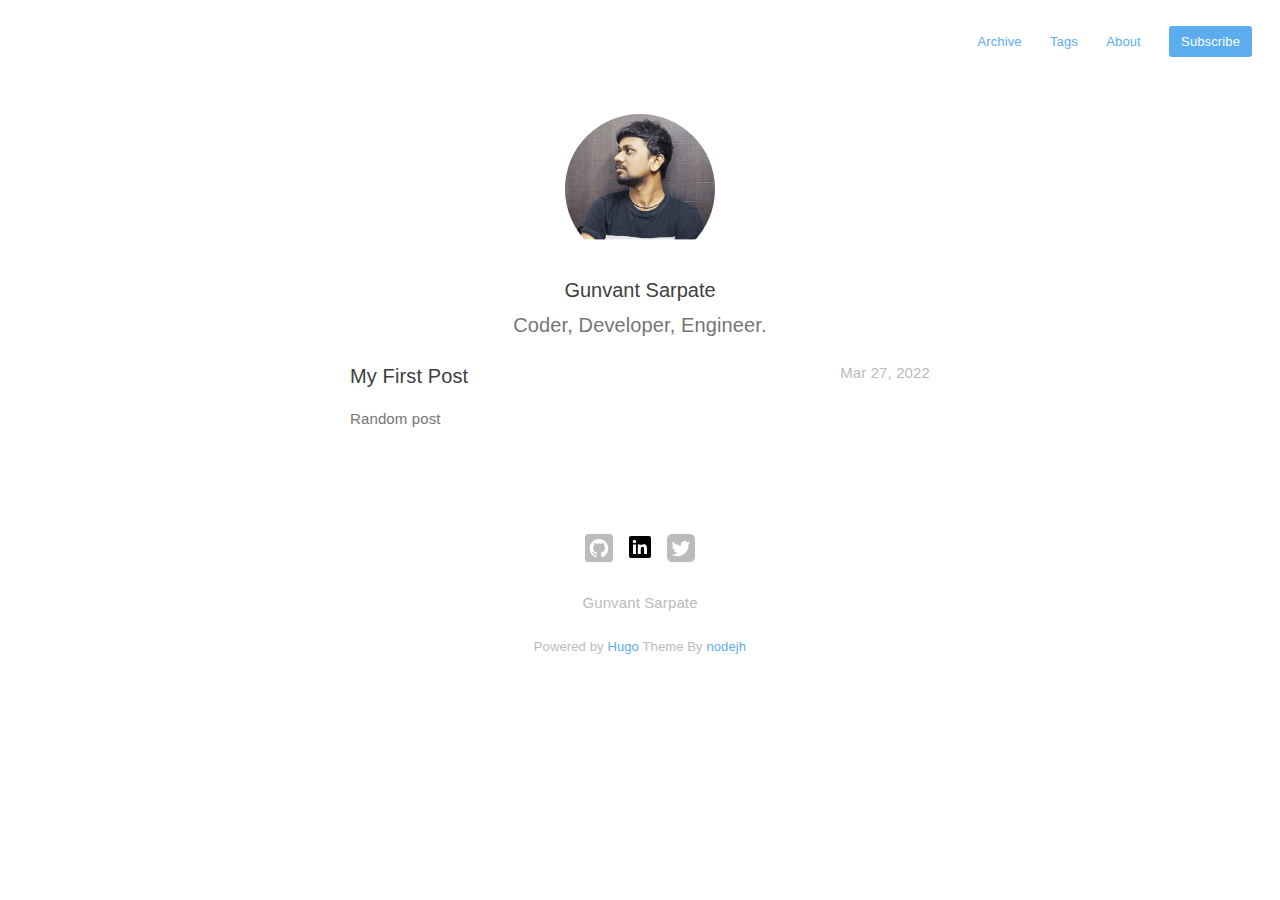
<file: index.html>
<!DOCTYPE html>
<html lang="en-us">
  <head>
    <title>Gunvant Sarpate</title>

    <meta charset="utf-8">
<meta http-equiv="X-UA-Compatible" content="IE=edge,chrome=1">    
<meta name="viewport" content="width=device-width,minimum-scale=1">
<meta name="description" content="random thoughts, lessons, learnings.">
<meta name="generator" content="Hugo 0.95.0" />


  <META NAME="ROBOTS" CONTENT="NOINDEX, NOFOLLOW">


<link rel="stylesheet" href="/css/style.css">


  
    
    <link rel="stylesheet" href="https://gunvant.incss/custom.css">
  

  
    
    <link rel="stylesheet" href="https://example.com/custom.css">
  


<link rel="shortcut icon" href="/images/favicon.ico" type="image/x-icon" />

 
    
<script type="application/javascript">
var doNotTrack = false;
if (!doNotTrack) {
	window.ga=window.ga||function(){(ga.q=ga.q||[]).push(arguments)};ga.l=+new Date;
	ga('create', 'your-google-analytics-id', 'auto');
	
	ga('send', 'pageview');
}
</script>
<script async src='https://www.google-analytics.com/analytics.js'></script>






  
    <link href="/index.xml" rel="alternate" type="application/rss+xml" title="Gunvant Sarpate" />
    <link href="/index.xml" rel="feed" type="application/rss+xml" title="Gunvant Sarpate" />
  


  </head>

  <body>
    <nav class="navigation">
	
	<a href="/posts">Archive</a>
	<a href="/tags">Tags</a>
	<a href="/about">About</a>

	

	
	  <a class="button" href="https://gunvant.in/index.xml">Subscribe</a>
	
</nav>


    <main class="main">
      
<header class="profile">
    
        <a href="/images/avatar.jpg">
          <img class="avatar" alt="avatar" src="/images/avatar.jpg" />
        </a>
    

    <h1>Gunvant Sarpate</h1>
    
    
      <h2>Coder, Developer, Engineer.</h2>
    

    
</header>

<div id="list-page">
    
    
    
        
        
        <section class="item">
          <div>
            <h1 class="title"><a href='/posts/my-first-post/'>My First Post</a></h1>
            <div class ="date">
                <time datetime="2022-03-27 11:59:31 &#43;0530 IST">Mar 27, 2022</time>  
            </div>
          </div>

          
              <div class="summary">Random post</div>
          

        </section>
    

    


</div>

    </main>
    
    <footer id="footer">
    
        <div id="social">


    <a class="symbol" href="https://github.com/gunvantsr" rel="me" target="_blank">
        
        <svg fill="#bbbbbb" width="28" height="28"  viewBox="0 0 72 72" version="1.1" xmlns="http://www.w3.org/2000/svg" xmlns:xlink="http://www.w3.org/1999/xlink">
    
    <title>Github</title>
    <desc>Created with Sketch.</desc>
    <defs></defs>
    <g id="Page-1" stroke="none" stroke-width="1" fill="none" fill-rule="evenodd">
        <g id="Social-Icons---Rounded-Black" transform="translate(-264.000000, -939.000000)">
            <g id="Github" transform="translate(264.000000, 939.000000)">
                <path d="M8,72 L64,72 C68.418278,72 72,68.418278 72,64 L72,8 C72,3.581722 68.418278,-8.11624501e-16 64,0 L8,0 C3.581722,8.11624501e-16 -5.41083001e-16,3.581722 0,8 L0,64 C5.41083001e-16,68.418278 3.581722,72 8,72 Z" id="Rounded" fill="#bbbbbb"></path>
                <path d="M35.9985,13 C22.746,13 12,23.7870921 12,37.096644 C12,47.7406712 18.876,56.7718301 28.4145,59.9584121 C29.6145,60.1797862 30.0525,59.4358488 30.0525,58.7973276 C30.0525,58.2250681 30.0315,56.7100863 30.0195,54.6996482 C23.343,56.1558981 21.9345,51.4693938 21.9345,51.4693938 C20.844,48.6864054 19.2705,47.9454799 19.2705,47.9454799 C17.091,46.4500754 19.4355,46.4801943 19.4355,46.4801943 C21.843,46.6503662 23.1105,48.9634994 23.1105,48.9634994 C25.2525,52.6455377 28.728,51.5823398 30.096,50.9649018 C30.3135,49.4077535 30.9345,48.3460615 31.62,47.7436831 C26.2905,47.1352808 20.688,45.0691228 20.688,35.8361671 C20.688,33.2052792 21.6225,31.0547881 23.1585,29.3696344 C22.911,28.7597262 22.0875,26.3110578 23.3925,22.9934585 C23.3925,22.9934585 25.4085,22.3459017 29.9925,25.4632101 C31.908,24.9285993 33.96,24.6620468 36.0015,24.6515052 C38.04,24.6620468 40.0935,24.9285993 42.0105,25.4632101 C46.5915,22.3459017 48.603,22.9934585 48.603,22.9934585 C49.9125,26.3110578 49.089,28.7597262 48.8415,29.3696344 C50.3805,31.0547881 51.309,33.2052792 51.309,35.8361671 C51.309,45.0917119 45.6975,47.1292571 40.3515,47.7256117 C41.2125,48.4695491 41.9805,49.9393525 41.9805,52.1877301 C41.9805,55.4089489 41.9505,58.0067059 41.9505,58.7973276 C41.9505,59.4418726 42.3825,60.1918338 43.6005,59.9554002 C53.13,56.7627944 60,47.7376593 60,37.096644 C60,23.7870921 49.254,13 35.9985,13" fill="#FFFFFF"></path>
            </g>
        </g>
    </g>
</svg>
    </a>

    <a class="symbol" href="" rel="me" target="_blank">
        
        <svg fill="#000000" xmlns="http://www.w3.org/2000/svg"  viewBox="0 0 30 30" width="30px" height="30px">    <path d="M24,4H6C4.895,4,4,4.895,4,6v18c0,1.105,0.895,2,2,2h18c1.105,0,2-0.895,2-2V6C26,4.895,25.105,4,24,4z M10.954,22h-2.95 v-9.492h2.95V22z M9.449,11.151c-0.951,0-1.72-0.771-1.72-1.72c0-0.949,0.77-1.719,1.72-1.719c0.948,0,1.719,0.771,1.719,1.719 C11.168,10.38,10.397,11.151,9.449,11.151z M22.004,22h-2.948v-4.616c0-1.101-0.02-2.517-1.533-2.517 c-1.535,0-1.771,1.199-1.771,2.437V22h-2.948v-9.492h2.83v1.297h0.04c0.394-0.746,1.356-1.533,2.791-1.533 c2.987,0,3.539,1.966,3.539,4.522V22z"/></svg>
    </a>

    <a class="symbol" href="your-github-link" rel="me" target="_blank">
        
        <svg fill="#bbbbbb" width="28" height="28" version="1.1" id="Capa_1" xmlns="http://www.w3.org/2000/svg" xmlns:xlink="http://www.w3.org/1999/xlink" x="0px" y="0px"
	 width="438.536px" height="438.536px" viewBox="0 0 438.536 438.536" style="enable-background:new 0 0 438.536 438.536;"
	 xml:space="preserve">
<g>
	<path d="M414.41,24.123C398.333,8.042,378.963,0,356.315,0H82.228C59.58,0,40.21,8.042,24.126,24.123
		C8.045,40.207,0.003,59.576,0.003,82.225v274.084c0,22.647,8.042,42.018,24.123,58.102c16.084,16.084,35.454,24.126,58.102,24.126
		h274.084c22.648,0,42.018-8.042,58.095-24.126c16.084-16.084,24.126-35.454,24.126-58.102V82.225
		C438.532,59.576,430.49,40.204,414.41,24.123z M335.471,168.735c0.191,1.713,0.288,4.278,0.288,7.71
		c0,15.989-2.334,32.025-6.995,48.104c-4.661,16.087-11.8,31.504-21.416,46.254c-9.606,14.749-21.074,27.791-34.396,39.115
		c-13.325,11.32-29.311,20.365-47.968,27.117c-18.648,6.762-38.637,10.143-59.953,10.143c-33.116,0-63.76-8.952-91.931-26.836
		c4.568,0.568,9.329,0.855,14.275,0.855c27.6,0,52.439-8.565,74.519-25.7c-12.941-0.185-24.506-4.179-34.688-11.991
		c-10.185-7.803-17.273-17.699-21.271-29.691c4.947,0.76,8.658,1.137,11.132,1.137c4.187,0,9.042-0.76,14.56-2.279
		c-13.894-2.669-25.598-9.562-35.115-20.697c-9.519-11.136-14.277-23.84-14.277-38.114v-0.571
		c10.085,4.755,19.602,7.229,28.549,7.422c-17.321-11.613-25.981-28.265-25.981-49.963c0-10.66,2.758-20.747,8.278-30.264
		c15.035,18.464,33.311,33.213,54.816,44.252c21.507,11.038,44.54,17.227,69.092,18.558c-0.95-3.616-1.427-8.186-1.427-13.704
		c0-16.562,5.853-30.692,17.56-42.399c11.703-11.706,25.837-17.561,42.394-17.561c17.515,0,32.079,6.283,43.688,18.846
		c13.134-2.474,25.892-7.33,38.26-14.56c-4.757,14.652-13.613,25.788-26.55,33.402c12.368-1.716,23.88-4.95,34.537-9.708
		C357.458,149.793,347.462,160.166,335.471,168.735z"/>
</g>
</svg>

    </a>


</div>

    

    <div class="copyright">
    
        Gunvant Sarpate
    
    </div>

    
      <div class="powerby">
        Powered by <a href='http://www.gohugo.io/'>Hugo</a> Theme By <a href='https://https://github.com/nodejh/hugo-theme-mini'>nodejh</a>
      </div>
    
</footer>


    
        
        <script src="https://gunvant.injs/custom.js"></script>
    

    
        
        <script src="https://example.com/custom.js"></script>
    


  </body>
</html>
</file>
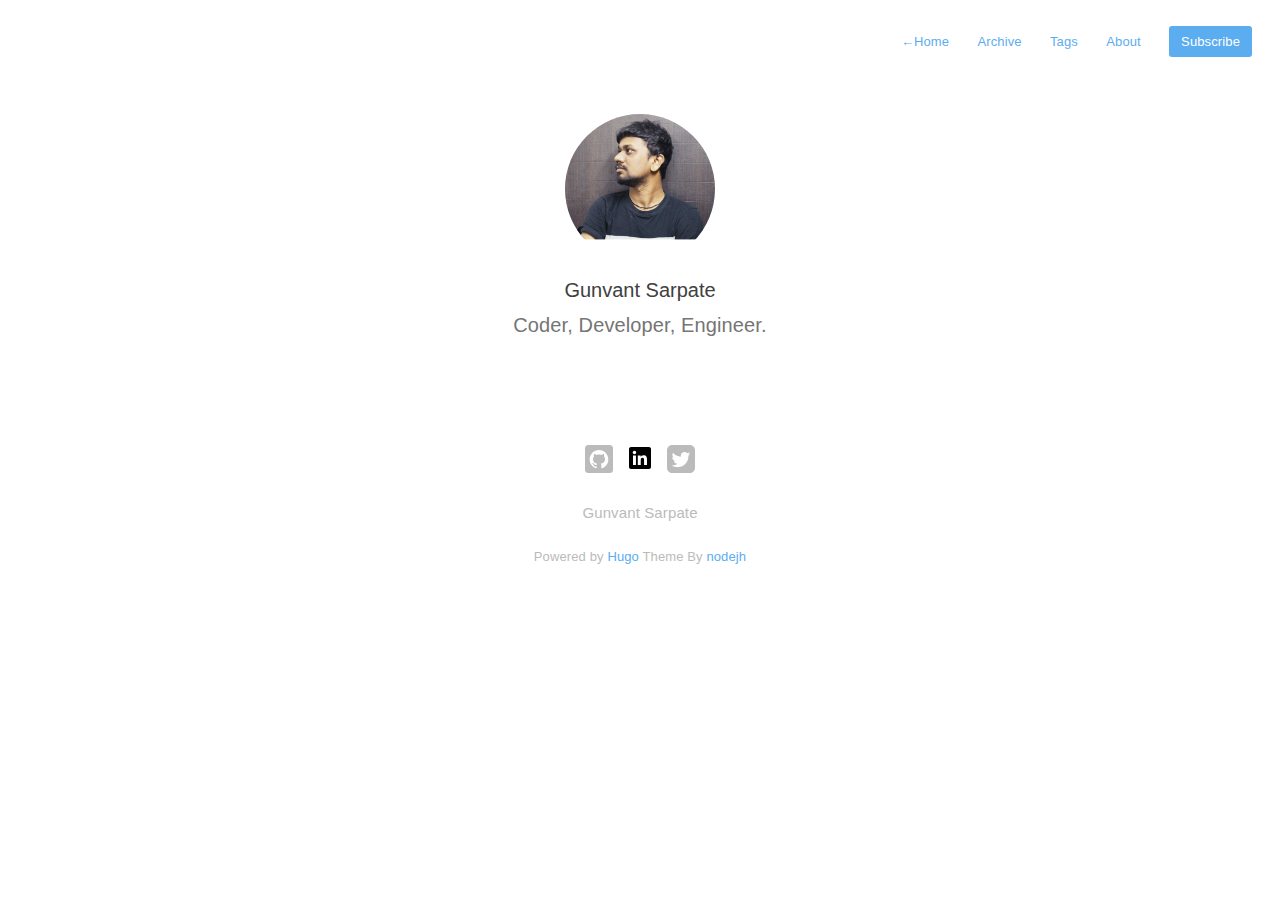
<file: categories/index.html>
<!DOCTYPE html>
<html lang="en-us">
  <head>
    <title>Gunvant Sarpate</title>

    <meta charset="utf-8">
<meta http-equiv="X-UA-Compatible" content="IE=edge,chrome=1">    
<meta name="viewport" content="width=device-width,minimum-scale=1">
<meta name="description" content="random thoughts, lessons, learnings.">
<meta name="generator" content="Hugo 0.95.0" />


  <META NAME="ROBOTS" CONTENT="NOINDEX, NOFOLLOW">


<link rel="stylesheet" href="/css/style.css">


  
    
    <link rel="stylesheet" href="https://gunvant.incss/custom.css">
  

  
    
    <link rel="stylesheet" href="https://example.com/custom.css">
  


<link rel="shortcut icon" href="/images/favicon.ico" type="image/x-icon" />

 
    
<script type="application/javascript">
var doNotTrack = false;
if (!doNotTrack) {
	window.ga=window.ga||function(){(ga.q=ga.q||[]).push(arguments)};ga.l=+new Date;
	ga('create', 'your-google-analytics-id', 'auto');
	
	ga('send', 'pageview');
}
</script>
<script async src='https://www.google-analytics.com/analytics.js'></script>






  
    <link href="/categories/index.xml" rel="alternate" type="application/rss+xml" title="Gunvant Sarpate" />
    <link href="/categories/index.xml" rel="feed" type="application/rss+xml" title="Gunvant Sarpate" />
  


  </head>

  <body>
    <nav class="navigation">
	
		<a href="/"> <span class="arrow">←</span>Home</a>
	
	<a href="/posts">Archive</a>
	<a href="/tags">Tags</a>
	<a href="/about">About</a>

	

	
	  <a class="button" href="https://gunvant.in/index.xml">Subscribe</a>
	
</nav>


    <main class="main">
      
<header class="profile">
    
        <a href="/images/avatar.jpg">
          <img class="avatar" alt="avatar" src="/images/avatar.jpg" />
        </a>
    

    <h1>Gunvant Sarpate</h1>
    
    
      <h2>Coder, Developer, Engineer.</h2>
    

    
</header>
<section id="tags">
      
      
</section>

    </main>
    
    <footer id="footer">
    
        <div id="social">


    <a class="symbol" href="https://github.com/gunvantsr" rel="me" target="_blank">
        
        <svg fill="#bbbbbb" width="28" height="28"  viewBox="0 0 72 72" version="1.1" xmlns="http://www.w3.org/2000/svg" xmlns:xlink="http://www.w3.org/1999/xlink">
    
    <title>Github</title>
    <desc>Created with Sketch.</desc>
    <defs></defs>
    <g id="Page-1" stroke="none" stroke-width="1" fill="none" fill-rule="evenodd">
        <g id="Social-Icons---Rounded-Black" transform="translate(-264.000000, -939.000000)">
            <g id="Github" transform="translate(264.000000, 939.000000)">
                <path d="M8,72 L64,72 C68.418278,72 72,68.418278 72,64 L72,8 C72,3.581722 68.418278,-8.11624501e-16 64,0 L8,0 C3.581722,8.11624501e-16 -5.41083001e-16,3.581722 0,8 L0,64 C5.41083001e-16,68.418278 3.581722,72 8,72 Z" id="Rounded" fill="#bbbbbb"></path>
                <path d="M35.9985,13 C22.746,13 12,23.7870921 12,37.096644 C12,47.7406712 18.876,56.7718301 28.4145,59.9584121 C29.6145,60.1797862 30.0525,59.4358488 30.0525,58.7973276 C30.0525,58.2250681 30.0315,56.7100863 30.0195,54.6996482 C23.343,56.1558981 21.9345,51.4693938 21.9345,51.4693938 C20.844,48.6864054 19.2705,47.9454799 19.2705,47.9454799 C17.091,46.4500754 19.4355,46.4801943 19.4355,46.4801943 C21.843,46.6503662 23.1105,48.9634994 23.1105,48.9634994 C25.2525,52.6455377 28.728,51.5823398 30.096,50.9649018 C30.3135,49.4077535 30.9345,48.3460615 31.62,47.7436831 C26.2905,47.1352808 20.688,45.0691228 20.688,35.8361671 C20.688,33.2052792 21.6225,31.0547881 23.1585,29.3696344 C22.911,28.7597262 22.0875,26.3110578 23.3925,22.9934585 C23.3925,22.9934585 25.4085,22.3459017 29.9925,25.4632101 C31.908,24.9285993 33.96,24.6620468 36.0015,24.6515052 C38.04,24.6620468 40.0935,24.9285993 42.0105,25.4632101 C46.5915,22.3459017 48.603,22.9934585 48.603,22.9934585 C49.9125,26.3110578 49.089,28.7597262 48.8415,29.3696344 C50.3805,31.0547881 51.309,33.2052792 51.309,35.8361671 C51.309,45.0917119 45.6975,47.1292571 40.3515,47.7256117 C41.2125,48.4695491 41.9805,49.9393525 41.9805,52.1877301 C41.9805,55.4089489 41.9505,58.0067059 41.9505,58.7973276 C41.9505,59.4418726 42.3825,60.1918338 43.6005,59.9554002 C53.13,56.7627944 60,47.7376593 60,37.096644 C60,23.7870921 49.254,13 35.9985,13" fill="#FFFFFF"></path>
            </g>
        </g>
    </g>
</svg>
    </a>

    <a class="symbol" href="" rel="me" target="_blank">
        
        <svg fill="#000000" xmlns="http://www.w3.org/2000/svg"  viewBox="0 0 30 30" width="30px" height="30px">    <path d="M24,4H6C4.895,4,4,4.895,4,6v18c0,1.105,0.895,2,2,2h18c1.105,0,2-0.895,2-2V6C26,4.895,25.105,4,24,4z M10.954,22h-2.95 v-9.492h2.95V22z M9.449,11.151c-0.951,0-1.72-0.771-1.72-1.72c0-0.949,0.77-1.719,1.72-1.719c0.948,0,1.719,0.771,1.719,1.719 C11.168,10.38,10.397,11.151,9.449,11.151z M22.004,22h-2.948v-4.616c0-1.101-0.02-2.517-1.533-2.517 c-1.535,0-1.771,1.199-1.771,2.437V22h-2.948v-9.492h2.83v1.297h0.04c0.394-0.746,1.356-1.533,2.791-1.533 c2.987,0,3.539,1.966,3.539,4.522V22z"/></svg>
    </a>

    <a class="symbol" href="your-github-link" rel="me" target="_blank">
        
        <svg fill="#bbbbbb" width="28" height="28" version="1.1" id="Capa_1" xmlns="http://www.w3.org/2000/svg" xmlns:xlink="http://www.w3.org/1999/xlink" x="0px" y="0px"
	 width="438.536px" height="438.536px" viewBox="0 0 438.536 438.536" style="enable-background:new 0 0 438.536 438.536;"
	 xml:space="preserve">
<g>
	<path d="M414.41,24.123C398.333,8.042,378.963,0,356.315,0H82.228C59.58,0,40.21,8.042,24.126,24.123
		C8.045,40.207,0.003,59.576,0.003,82.225v274.084c0,22.647,8.042,42.018,24.123,58.102c16.084,16.084,35.454,24.126,58.102,24.126
		h274.084c22.648,0,42.018-8.042,58.095-24.126c16.084-16.084,24.126-35.454,24.126-58.102V82.225
		C438.532,59.576,430.49,40.204,414.41,24.123z M335.471,168.735c0.191,1.713,0.288,4.278,0.288,7.71
		c0,15.989-2.334,32.025-6.995,48.104c-4.661,16.087-11.8,31.504-21.416,46.254c-9.606,14.749-21.074,27.791-34.396,39.115
		c-13.325,11.32-29.311,20.365-47.968,27.117c-18.648,6.762-38.637,10.143-59.953,10.143c-33.116,0-63.76-8.952-91.931-26.836
		c4.568,0.568,9.329,0.855,14.275,0.855c27.6,0,52.439-8.565,74.519-25.7c-12.941-0.185-24.506-4.179-34.688-11.991
		c-10.185-7.803-17.273-17.699-21.271-29.691c4.947,0.76,8.658,1.137,11.132,1.137c4.187,0,9.042-0.76,14.56-2.279
		c-13.894-2.669-25.598-9.562-35.115-20.697c-9.519-11.136-14.277-23.84-14.277-38.114v-0.571
		c10.085,4.755,19.602,7.229,28.549,7.422c-17.321-11.613-25.981-28.265-25.981-49.963c0-10.66,2.758-20.747,8.278-30.264
		c15.035,18.464,33.311,33.213,54.816,44.252c21.507,11.038,44.54,17.227,69.092,18.558c-0.95-3.616-1.427-8.186-1.427-13.704
		c0-16.562,5.853-30.692,17.56-42.399c11.703-11.706,25.837-17.561,42.394-17.561c17.515,0,32.079,6.283,43.688,18.846
		c13.134-2.474,25.892-7.33,38.26-14.56c-4.757,14.652-13.613,25.788-26.55,33.402c12.368-1.716,23.88-4.95,34.537-9.708
		C357.458,149.793,347.462,160.166,335.471,168.735z"/>
</g>
</svg>

    </a>


</div>

    

    <div class="copyright">
    
        Gunvant Sarpate
    
    </div>

    
      <div class="powerby">
        Powered by <a href='http://www.gohugo.io/'>Hugo</a> Theme By <a href='https://https://github.com/nodejh/hugo-theme-mini'>nodejh</a>
      </div>
    
</footer>


    
        
        <script src="https://gunvant.injs/custom.js"></script>
    

    
        
        <script src="https://example.com/custom.js"></script>
    


  </body>
</html>
</file>
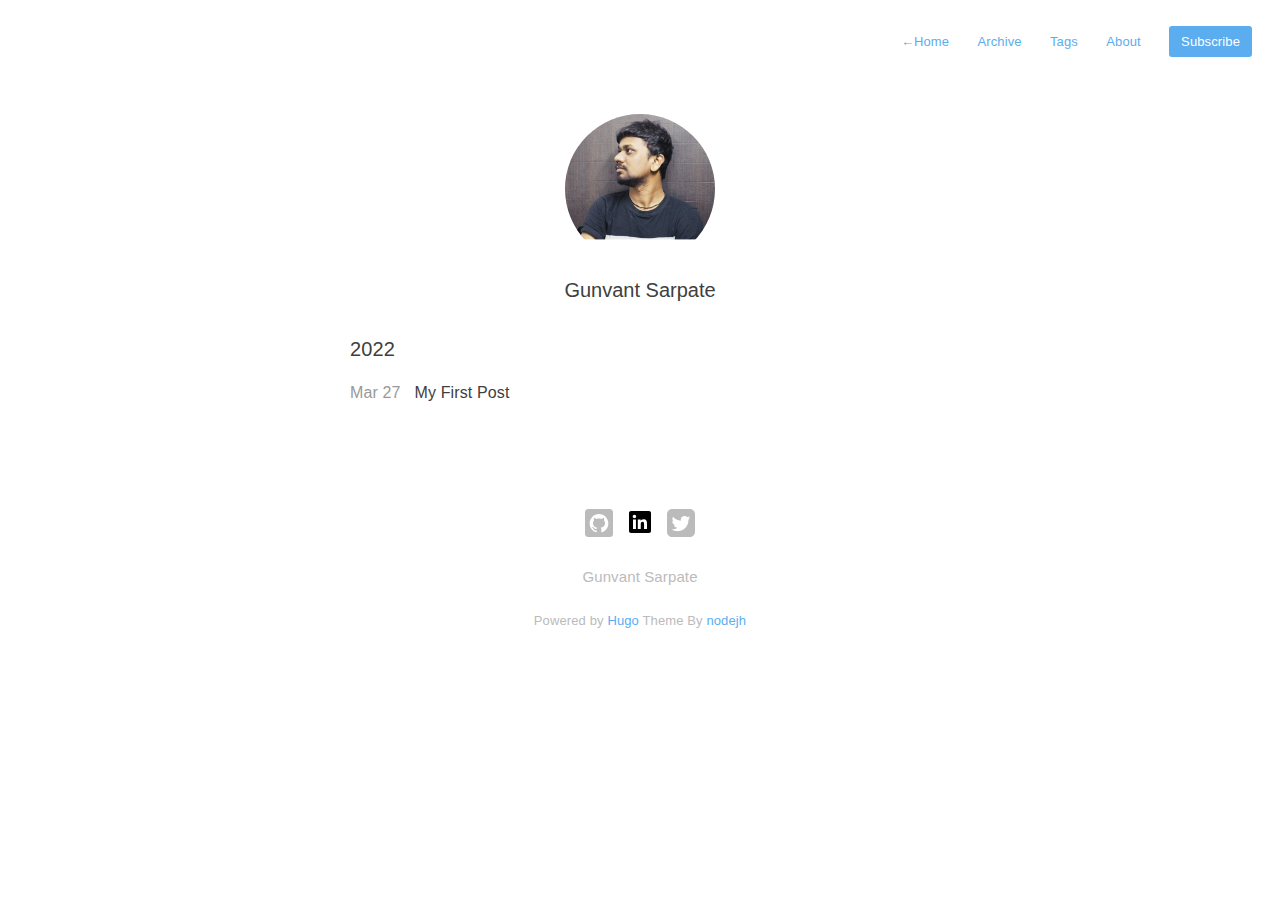
<file: posts/index.html>
<!DOCTYPE html>
<html lang="en-us">
  <head>
    <title>Gunvant Sarpate</title>

    <meta charset="utf-8">
<meta http-equiv="X-UA-Compatible" content="IE=edge,chrome=1">    
<meta name="viewport" content="width=device-width,minimum-scale=1">
<meta name="description" content="random thoughts, lessons, learnings.">
<meta name="generator" content="Hugo 0.95.0" />


  <META NAME="ROBOTS" CONTENT="NOINDEX, NOFOLLOW">


<link rel="stylesheet" href="/css/style.css">


  
    
    <link rel="stylesheet" href="http://example.org/css/custom.css">
  

  
    
    <link rel="stylesheet" href="https://example.com/custom.css">
  


<link rel="shortcut icon" href="/images/favicon.ico" type="image/x-icon" />

 
    
<script type="application/javascript">
var doNotTrack = false;
if (!doNotTrack) {
	window.ga=window.ga||function(){(ga.q=ga.q||[]).push(arguments)};ga.l=+new Date;
	ga('create', 'your-google-analytics-id', 'auto');
	
	ga('send', 'pageview');
}
</script>
<script async src='https://www.google-analytics.com/analytics.js'></script>






  
    <link href="/posts/index.xml" rel="alternate" type="application/rss+xml" title="Gunvant Sarpate" />
    <link href="/posts/index.xml" rel="feed" type="application/rss+xml" title="Gunvant Sarpate" />
  


  </head>

  <body>
    <nav class="navigation">
	
		<a href="/"> <span class="arrow">←</span>Home</a>
	
	<a href="/posts">Archive</a>
	<a href="/tags">Tags</a>
	<a href="/about">About</a>

	

	
	  <a class="button" href="http://example.org/index.xml">Subscribe</a>
	
</nav>


    <main class="main">
      
<header class="profile">
    
        <a href="/images/avatar.jpg">
          <img class="avatar" alt="avatar" src="/images/avatar.jpg" />
        </a>
    

    <h1>Gunvant Sarpate</h1>
    
    

    
</header>

<section id="archive">
    
        <div class="group">
            <h3 class="key">
                2022
            </h3>

            
                <div class="value">
                  <div class="date">
                    <time datetime="2022-03-27 11:59:31 &#43;0530 IST">Mar 27</time>
                  </div>
                  <div class="title">
                      <a href="http://example.org/posts/my-first-post/">
                          My First Post
                      </a>

                      
                  </div>
                </div>
                      
        </div>
    


</section>



    </main>
    
    <footer id="footer">
    
        <div id="social">


    <a class="symbol" href="your-github-link" rel="me" target="_blank">
        
        <svg fill="#bbbbbb" width="28" height="28"  viewBox="0 0 72 72" version="1.1" xmlns="http://www.w3.org/2000/svg" xmlns:xlink="http://www.w3.org/1999/xlink">
    
    <title>Github</title>
    <desc>Created with Sketch.</desc>
    <defs></defs>
    <g id="Page-1" stroke="none" stroke-width="1" fill="none" fill-rule="evenodd">
        <g id="Social-Icons---Rounded-Black" transform="translate(-264.000000, -939.000000)">
            <g id="Github" transform="translate(264.000000, 939.000000)">
                <path d="M8,72 L64,72 C68.418278,72 72,68.418278 72,64 L72,8 C72,3.581722 68.418278,-8.11624501e-16 64,0 L8,0 C3.581722,8.11624501e-16 -5.41083001e-16,3.581722 0,8 L0,64 C5.41083001e-16,68.418278 3.581722,72 8,72 Z" id="Rounded" fill="#bbbbbb"></path>
                <path d="M35.9985,13 C22.746,13 12,23.7870921 12,37.096644 C12,47.7406712 18.876,56.7718301 28.4145,59.9584121 C29.6145,60.1797862 30.0525,59.4358488 30.0525,58.7973276 C30.0525,58.2250681 30.0315,56.7100863 30.0195,54.6996482 C23.343,56.1558981 21.9345,51.4693938 21.9345,51.4693938 C20.844,48.6864054 19.2705,47.9454799 19.2705,47.9454799 C17.091,46.4500754 19.4355,46.4801943 19.4355,46.4801943 C21.843,46.6503662 23.1105,48.9634994 23.1105,48.9634994 C25.2525,52.6455377 28.728,51.5823398 30.096,50.9649018 C30.3135,49.4077535 30.9345,48.3460615 31.62,47.7436831 C26.2905,47.1352808 20.688,45.0691228 20.688,35.8361671 C20.688,33.2052792 21.6225,31.0547881 23.1585,29.3696344 C22.911,28.7597262 22.0875,26.3110578 23.3925,22.9934585 C23.3925,22.9934585 25.4085,22.3459017 29.9925,25.4632101 C31.908,24.9285993 33.96,24.6620468 36.0015,24.6515052 C38.04,24.6620468 40.0935,24.9285993 42.0105,25.4632101 C46.5915,22.3459017 48.603,22.9934585 48.603,22.9934585 C49.9125,26.3110578 49.089,28.7597262 48.8415,29.3696344 C50.3805,31.0547881 51.309,33.2052792 51.309,35.8361671 C51.309,45.0917119 45.6975,47.1292571 40.3515,47.7256117 C41.2125,48.4695491 41.9805,49.9393525 41.9805,52.1877301 C41.9805,55.4089489 41.9505,58.0067059 41.9505,58.7973276 C41.9505,59.4418726 42.3825,60.1918338 43.6005,59.9554002 C53.13,56.7627944 60,47.7376593 60,37.096644 C60,23.7870921 49.254,13 35.9985,13" fill="#FFFFFF"></path>
            </g>
        </g>
    </g>
</svg>
    </a>

    <a class="symbol" href="" rel="me" target="_blank">
        
        <svg fill="#000000" xmlns="http://www.w3.org/2000/svg"  viewBox="0 0 30 30" width="30px" height="30px">    <path d="M24,4H6C4.895,4,4,4.895,4,6v18c0,1.105,0.895,2,2,2h18c1.105,0,2-0.895,2-2V6C26,4.895,25.105,4,24,4z M10.954,22h-2.95 v-9.492h2.95V22z M9.449,11.151c-0.951,0-1.72-0.771-1.72-1.72c0-0.949,0.77-1.719,1.72-1.719c0.948,0,1.719,0.771,1.719,1.719 C11.168,10.38,10.397,11.151,9.449,11.151z M22.004,22h-2.948v-4.616c0-1.101-0.02-2.517-1.533-2.517 c-1.535,0-1.771,1.199-1.771,2.437V22h-2.948v-9.492h2.83v1.297h0.04c0.394-0.746,1.356-1.533,2.791-1.533 c2.987,0,3.539,1.966,3.539,4.522V22z"/></svg>
    </a>

    <a class="symbol" href="your-github-link" rel="me" target="_blank">
        
        <svg fill="#bbbbbb" width="28" height="28" version="1.1" id="Capa_1" xmlns="http://www.w3.org/2000/svg" xmlns:xlink="http://www.w3.org/1999/xlink" x="0px" y="0px"
	 width="438.536px" height="438.536px" viewBox="0 0 438.536 438.536" style="enable-background:new 0 0 438.536 438.536;"
	 xml:space="preserve">
<g>
	<path d="M414.41,24.123C398.333,8.042,378.963,0,356.315,0H82.228C59.58,0,40.21,8.042,24.126,24.123
		C8.045,40.207,0.003,59.576,0.003,82.225v274.084c0,22.647,8.042,42.018,24.123,58.102c16.084,16.084,35.454,24.126,58.102,24.126
		h274.084c22.648,0,42.018-8.042,58.095-24.126c16.084-16.084,24.126-35.454,24.126-58.102V82.225
		C438.532,59.576,430.49,40.204,414.41,24.123z M335.471,168.735c0.191,1.713,0.288,4.278,0.288,7.71
		c0,15.989-2.334,32.025-6.995,48.104c-4.661,16.087-11.8,31.504-21.416,46.254c-9.606,14.749-21.074,27.791-34.396,39.115
		c-13.325,11.32-29.311,20.365-47.968,27.117c-18.648,6.762-38.637,10.143-59.953,10.143c-33.116,0-63.76-8.952-91.931-26.836
		c4.568,0.568,9.329,0.855,14.275,0.855c27.6,0,52.439-8.565,74.519-25.7c-12.941-0.185-24.506-4.179-34.688-11.991
		c-10.185-7.803-17.273-17.699-21.271-29.691c4.947,0.76,8.658,1.137,11.132,1.137c4.187,0,9.042-0.76,14.56-2.279
		c-13.894-2.669-25.598-9.562-35.115-20.697c-9.519-11.136-14.277-23.84-14.277-38.114v-0.571
		c10.085,4.755,19.602,7.229,28.549,7.422c-17.321-11.613-25.981-28.265-25.981-49.963c0-10.66,2.758-20.747,8.278-30.264
		c15.035,18.464,33.311,33.213,54.816,44.252c21.507,11.038,44.54,17.227,69.092,18.558c-0.95-3.616-1.427-8.186-1.427-13.704
		c0-16.562,5.853-30.692,17.56-42.399c11.703-11.706,25.837-17.561,42.394-17.561c17.515,0,32.079,6.283,43.688,18.846
		c13.134-2.474,25.892-7.33,38.26-14.56c-4.757,14.652-13.613,25.788-26.55,33.402c12.368-1.716,23.88-4.95,34.537-9.708
		C357.458,149.793,347.462,160.166,335.471,168.735z"/>
</g>
</svg>

    </a>


</div>

    

    <div class="copyright">
    
        Gunvant Sarpate
    
    </div>

    
      <div class="powerby">
        Powered by <a href='http://www.gohugo.io/'>Hugo</a> Theme By <a href='https://https://github.com/nodejh/hugo-theme-mini'>nodejh</a>
      </div>
    
</footer>


    
        
        <script src="http://example.org/js/custom.js"></script>
    

    
        
        <script src="https://example.com/custom.js"></script>
    


  </body>
</html>
</file>
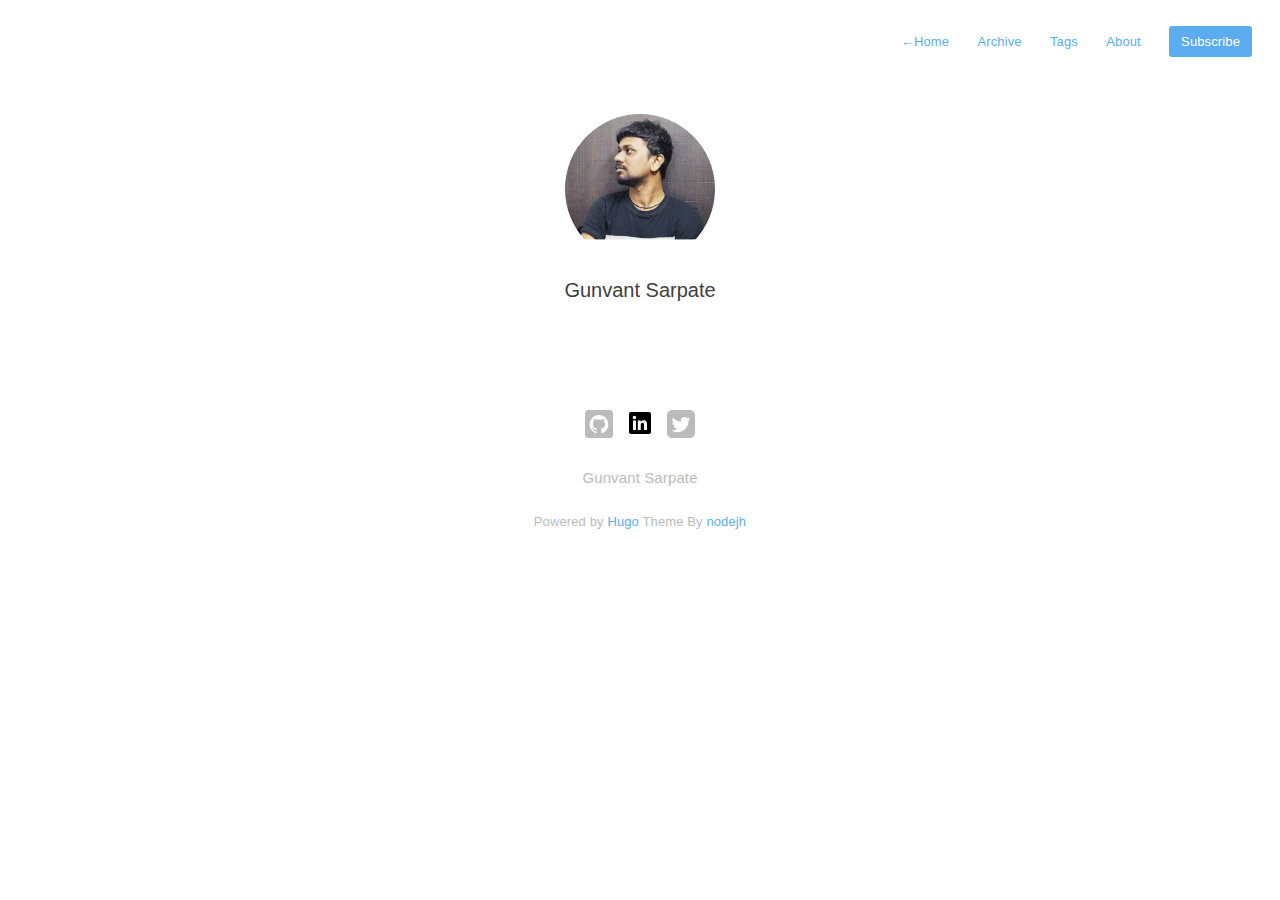
<file: tags/index.html>
<!DOCTYPE html>
<html lang="en-us">
  <head>
    <title>Gunvant Sarpate</title>

    <meta charset="utf-8">
<meta http-equiv="X-UA-Compatible" content="IE=edge,chrome=1">    
<meta name="viewport" content="width=device-width,minimum-scale=1">
<meta name="description" content="random thoughts, lessons, learnings.">
<meta name="generator" content="Hugo 0.95.0" />


  <META NAME="ROBOTS" CONTENT="NOINDEX, NOFOLLOW">


<link rel="stylesheet" href="/css/style.css">


  
    
    <link rel="stylesheet" href="http://example.org/css/custom.css">
  

  
    
    <link rel="stylesheet" href="https://example.com/custom.css">
  


<link rel="shortcut icon" href="/images/favicon.ico" type="image/x-icon" />

 
    
<script type="application/javascript">
var doNotTrack = false;
if (!doNotTrack) {
	window.ga=window.ga||function(){(ga.q=ga.q||[]).push(arguments)};ga.l=+new Date;
	ga('create', 'your-google-analytics-id', 'auto');
	
	ga('send', 'pageview');
}
</script>
<script async src='https://www.google-analytics.com/analytics.js'></script>






  
    <link href="/tags/index.xml" rel="alternate" type="application/rss+xml" title="Gunvant Sarpate" />
    <link href="/tags/index.xml" rel="feed" type="application/rss+xml" title="Gunvant Sarpate" />
  


  </head>

  <body>
    <nav class="navigation">
	
		<a href="/"> <span class="arrow">←</span>Home</a>
	
	<a href="/posts">Archive</a>
	<a href="/tags">Tags</a>
	<a href="/about">About</a>

	

	
	  <a class="button" href="http://example.org/index.xml">Subscribe</a>
	
</nav>


    <main class="main">
      
<header class="profile">
    
        <a href="/images/avatar.jpg">
          <img class="avatar" alt="avatar" src="/images/avatar.jpg" />
        </a>
    

    <h1>Gunvant Sarpate</h1>
    
    

    
</header>
<section id="tags">
      
      
</section>

    </main>
    
    <footer id="footer">
    
        <div id="social">


    <a class="symbol" href="your-github-link" rel="me" target="_blank">
        
        <svg fill="#bbbbbb" width="28" height="28"  viewBox="0 0 72 72" version="1.1" xmlns="http://www.w3.org/2000/svg" xmlns:xlink="http://www.w3.org/1999/xlink">
    
    <title>Github</title>
    <desc>Created with Sketch.</desc>
    <defs></defs>
    <g id="Page-1" stroke="none" stroke-width="1" fill="none" fill-rule="evenodd">
        <g id="Social-Icons---Rounded-Black" transform="translate(-264.000000, -939.000000)">
            <g id="Github" transform="translate(264.000000, 939.000000)">
                <path d="M8,72 L64,72 C68.418278,72 72,68.418278 72,64 L72,8 C72,3.581722 68.418278,-8.11624501e-16 64,0 L8,0 C3.581722,8.11624501e-16 -5.41083001e-16,3.581722 0,8 L0,64 C5.41083001e-16,68.418278 3.581722,72 8,72 Z" id="Rounded" fill="#bbbbbb"></path>
                <path d="M35.9985,13 C22.746,13 12,23.7870921 12,37.096644 C12,47.7406712 18.876,56.7718301 28.4145,59.9584121 C29.6145,60.1797862 30.0525,59.4358488 30.0525,58.7973276 C30.0525,58.2250681 30.0315,56.7100863 30.0195,54.6996482 C23.343,56.1558981 21.9345,51.4693938 21.9345,51.4693938 C20.844,48.6864054 19.2705,47.9454799 19.2705,47.9454799 C17.091,46.4500754 19.4355,46.4801943 19.4355,46.4801943 C21.843,46.6503662 23.1105,48.9634994 23.1105,48.9634994 C25.2525,52.6455377 28.728,51.5823398 30.096,50.9649018 C30.3135,49.4077535 30.9345,48.3460615 31.62,47.7436831 C26.2905,47.1352808 20.688,45.0691228 20.688,35.8361671 C20.688,33.2052792 21.6225,31.0547881 23.1585,29.3696344 C22.911,28.7597262 22.0875,26.3110578 23.3925,22.9934585 C23.3925,22.9934585 25.4085,22.3459017 29.9925,25.4632101 C31.908,24.9285993 33.96,24.6620468 36.0015,24.6515052 C38.04,24.6620468 40.0935,24.9285993 42.0105,25.4632101 C46.5915,22.3459017 48.603,22.9934585 48.603,22.9934585 C49.9125,26.3110578 49.089,28.7597262 48.8415,29.3696344 C50.3805,31.0547881 51.309,33.2052792 51.309,35.8361671 C51.309,45.0917119 45.6975,47.1292571 40.3515,47.7256117 C41.2125,48.4695491 41.9805,49.9393525 41.9805,52.1877301 C41.9805,55.4089489 41.9505,58.0067059 41.9505,58.7973276 C41.9505,59.4418726 42.3825,60.1918338 43.6005,59.9554002 C53.13,56.7627944 60,47.7376593 60,37.096644 C60,23.7870921 49.254,13 35.9985,13" fill="#FFFFFF"></path>
            </g>
        </g>
    </g>
</svg>
    </a>

    <a class="symbol" href="" rel="me" target="_blank">
        
        <svg fill="#000000" xmlns="http://www.w3.org/2000/svg"  viewBox="0 0 30 30" width="30px" height="30px">    <path d="M24,4H6C4.895,4,4,4.895,4,6v18c0,1.105,0.895,2,2,2h18c1.105,0,2-0.895,2-2V6C26,4.895,25.105,4,24,4z M10.954,22h-2.95 v-9.492h2.95V22z M9.449,11.151c-0.951,0-1.72-0.771-1.72-1.72c0-0.949,0.77-1.719,1.72-1.719c0.948,0,1.719,0.771,1.719,1.719 C11.168,10.38,10.397,11.151,9.449,11.151z M22.004,22h-2.948v-4.616c0-1.101-0.02-2.517-1.533-2.517 c-1.535,0-1.771,1.199-1.771,2.437V22h-2.948v-9.492h2.83v1.297h0.04c0.394-0.746,1.356-1.533,2.791-1.533 c2.987,0,3.539,1.966,3.539,4.522V22z"/></svg>
    </a>

    <a class="symbol" href="your-github-link" rel="me" target="_blank">
        
        <svg fill="#bbbbbb" width="28" height="28" version="1.1" id="Capa_1" xmlns="http://www.w3.org/2000/svg" xmlns:xlink="http://www.w3.org/1999/xlink" x="0px" y="0px"
	 width="438.536px" height="438.536px" viewBox="0 0 438.536 438.536" style="enable-background:new 0 0 438.536 438.536;"
	 xml:space="preserve">
<g>
	<path d="M414.41,24.123C398.333,8.042,378.963,0,356.315,0H82.228C59.58,0,40.21,8.042,24.126,24.123
		C8.045,40.207,0.003,59.576,0.003,82.225v274.084c0,22.647,8.042,42.018,24.123,58.102c16.084,16.084,35.454,24.126,58.102,24.126
		h274.084c22.648,0,42.018-8.042,58.095-24.126c16.084-16.084,24.126-35.454,24.126-58.102V82.225
		C438.532,59.576,430.49,40.204,414.41,24.123z M335.471,168.735c0.191,1.713,0.288,4.278,0.288,7.71
		c0,15.989-2.334,32.025-6.995,48.104c-4.661,16.087-11.8,31.504-21.416,46.254c-9.606,14.749-21.074,27.791-34.396,39.115
		c-13.325,11.32-29.311,20.365-47.968,27.117c-18.648,6.762-38.637,10.143-59.953,10.143c-33.116,0-63.76-8.952-91.931-26.836
		c4.568,0.568,9.329,0.855,14.275,0.855c27.6,0,52.439-8.565,74.519-25.7c-12.941-0.185-24.506-4.179-34.688-11.991
		c-10.185-7.803-17.273-17.699-21.271-29.691c4.947,0.76,8.658,1.137,11.132,1.137c4.187,0,9.042-0.76,14.56-2.279
		c-13.894-2.669-25.598-9.562-35.115-20.697c-9.519-11.136-14.277-23.84-14.277-38.114v-0.571
		c10.085,4.755,19.602,7.229,28.549,7.422c-17.321-11.613-25.981-28.265-25.981-49.963c0-10.66,2.758-20.747,8.278-30.264
		c15.035,18.464,33.311,33.213,54.816,44.252c21.507,11.038,44.54,17.227,69.092,18.558c-0.95-3.616-1.427-8.186-1.427-13.704
		c0-16.562,5.853-30.692,17.56-42.399c11.703-11.706,25.837-17.561,42.394-17.561c17.515,0,32.079,6.283,43.688,18.846
		c13.134-2.474,25.892-7.33,38.26-14.56c-4.757,14.652-13.613,25.788-26.55,33.402c12.368-1.716,23.88-4.95,34.537-9.708
		C357.458,149.793,347.462,160.166,335.471,168.735z"/>
</g>
</svg>

    </a>


</div>

    

    <div class="copyright">
    
        Gunvant Sarpate
    
    </div>

    
      <div class="powerby">
        Powered by <a href='http://www.gohugo.io/'>Hugo</a> Theme By <a href='https://https://github.com/nodejh/hugo-theme-mini'>nodejh</a>
      </div>
    
</footer>


    
        
        <script src="http://example.org/js/custom.js"></script>
    

    
        
        <script src="https://example.com/custom.js"></script>
    


  </body>
</html>
</file>
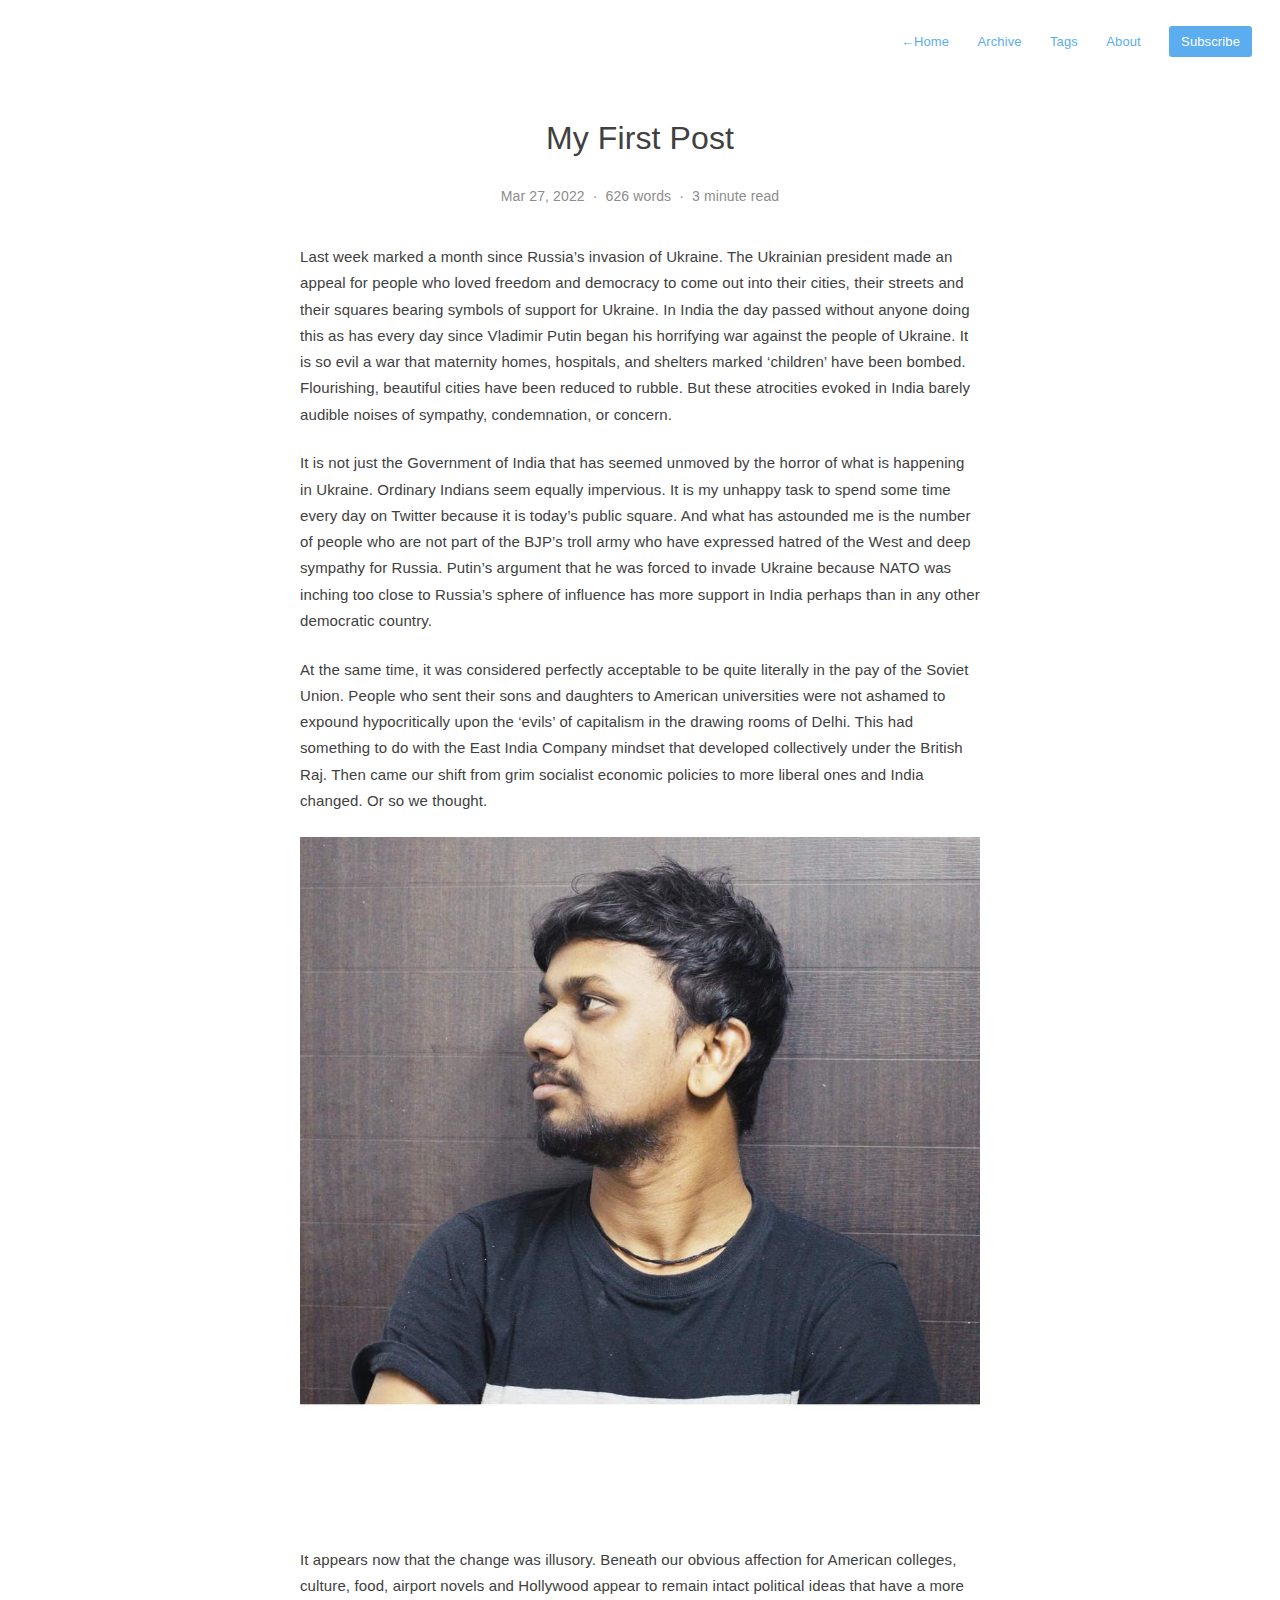
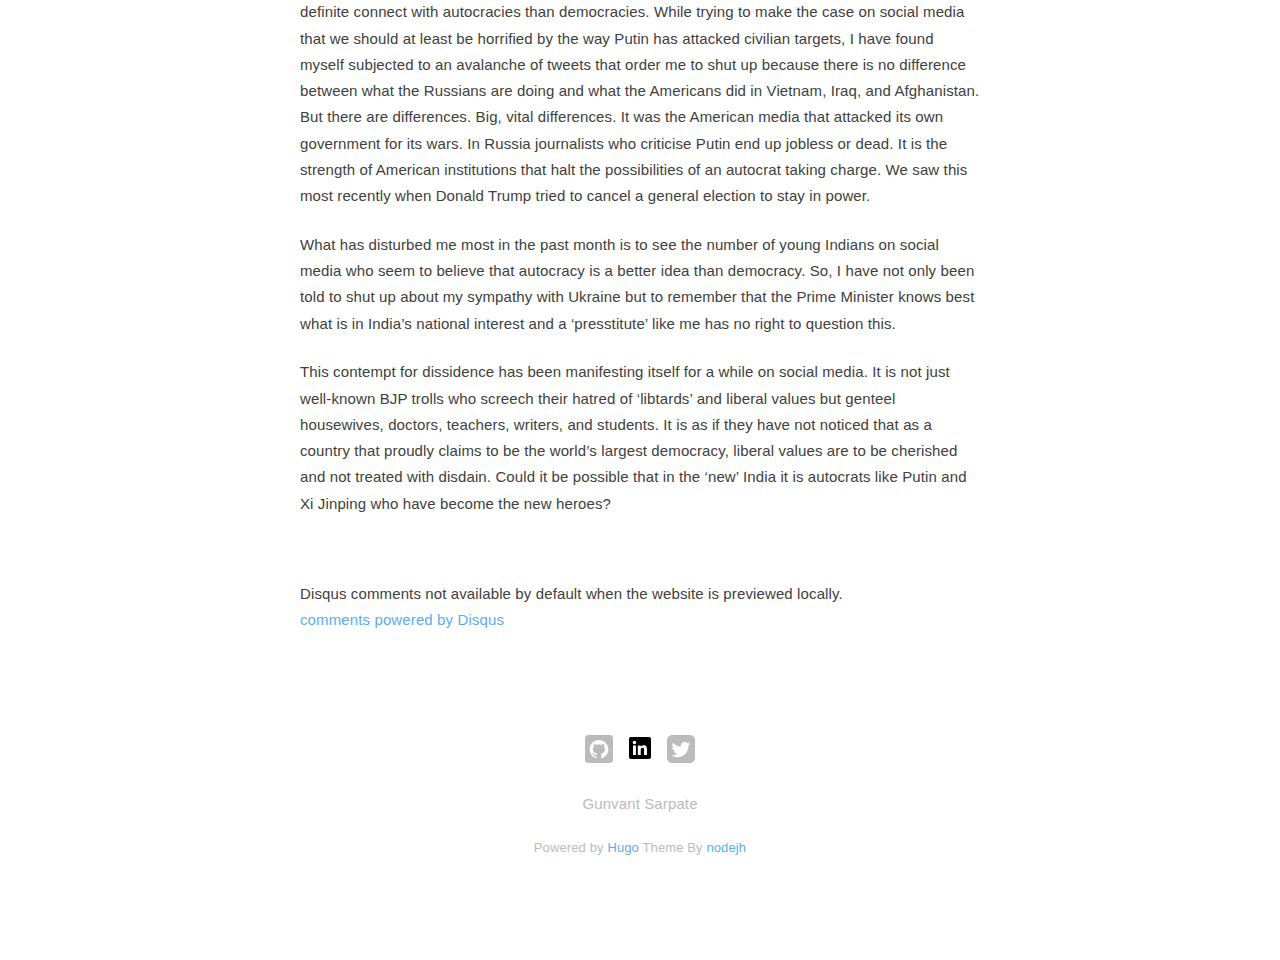
<file: posts/my-first-post/index.html>
<!DOCTYPE html>
<html lang="en-us">
  <head>
    <title>My First Post | Gunvant Sarpate</title>

    <meta charset="utf-8">
<meta http-equiv="X-UA-Compatible" content="IE=edge,chrome=1">    
<meta name="viewport" content="width=device-width,minimum-scale=1">
<meta name="description" content="Random post">
<meta name="generator" content="Hugo 0.95.0" />


  <META NAME="ROBOTS" CONTENT="NOINDEX, NOFOLLOW">


<link rel="stylesheet" href="/css/style.css">


  
    
    <link rel="stylesheet" href="https://gunvant.incss/custom.css">
  

  
    
    <link rel="stylesheet" href="https://example.com/custom.css">
  


<link rel="shortcut icon" href="/images/favicon.ico" type="image/x-icon" />

 
    
<script type="application/javascript">
var doNotTrack = false;
if (!doNotTrack) {
	window.ga=window.ga||function(){(ga.q=ga.q||[]).push(arguments)};ga.l=+new Date;
	ga('create', 'your-google-analytics-id', 'auto');
	
	ga('send', 'pageview');
}
</script>
<script async src='https://www.google-analytics.com/analytics.js'></script>







  </head>

  <body>
    <nav class="navigation">
	
		<a href="/"> <span class="arrow">←</span>Home</a>
	
	<a href="/posts">Archive</a>
	<a href="/tags">Tags</a>
	<a href="/about">About</a>

	

	
	  <a class="button" href="https://gunvant.in/index.xml">Subscribe</a>
	
</nav>


    <main class="main">
      

<section id="single">
    <h1 class="title">My First Post</h1>

    <div class="tip">
        <time datetime="2022-03-27 11:59:31 &#43;0530 IST">Mar 27, 2022</time>
        <span class="split">
          ·
        </span>
        <span>
          626 words
        </span>
        <span class="split">
          ·
        </span>
        <span>
          3 minute read
        </span>
    </div>

    
    
        
  


    


    <div class="content">
      <p>Last week marked a month since Russia’s invasion of Ukraine. The Ukrainian president made an appeal for people who loved freedom and democracy to come out into their cities, their streets and their squares bearing symbols of support for Ukraine. In India the day passed without anyone doing this as has every day since Vladimir Putin began his horrifying war against the people of Ukraine. It is so evil a war that maternity homes, hospitals, and shelters marked ‘children’ have been bombed. Flourishing, beautiful cities have been reduced to rubble. But these atrocities evoked in India barely audible noises of sympathy, condemnation, or concern.</p>
<p>It is not just the Government of India that has seemed unmoved by the horror of what is happening in Ukraine. Ordinary Indians seem equally impervious. It is my unhappy task to spend some time every day on Twitter because it is today’s public square. And what has astounded me is the number of people who are not part of the BJP’s troll army who have expressed hatred of the West and deep sympathy for Russia. Putin’s argument that he was forced to invade Ukraine because NATO was inching too close to Russia’s sphere of influence has more support in India perhaps than in any other democratic country.</p>
<p>At the same time, it was considered perfectly acceptable to be quite literally in the pay of the Soviet Union. People who sent their sons and daughters to American universities were not ashamed to expound hypocritically upon the ‘evils’ of capitalism in the drawing rooms of Delhi. This had something to do with the East India Company mindset that developed collectively under the British Raj. Then came our shift from grim socialist economic policies to more liberal ones and India changed. Or so we thought.</p>
<p><p class="markdown-image">
  <img src="/images/avatar.jpg" alt="my image"  />
</p></p>
<p>It appears now that the change was illusory. Beneath our obvious affection for American colleges, culture, food, airport novels and Hollywood appear to remain intact political ideas that have a more definite connect with autocracies than democracies. While trying to make the case on social media that we should at least be horrified by the way Putin has attacked civilian targets, I have found myself subjected to an avalanche of tweets that order me to shut up because there is no difference between what the Russians are doing and what the Americans did in Vietnam, Iraq, and Afghanistan. But there are differences. Big, vital differences. It was the American media that attacked its own government for its wars. In Russia journalists who criticise Putin end up jobless or dead. It is the strength of American institutions that halt the possibilities of an autocrat taking charge. We saw this most recently when Donald Trump tried to cancel a general election to stay in power.</p>
<p>What has disturbed me most in the past month is to see the number of young Indians on social media who seem to believe that autocracy is a better idea than democracy. So, I have not only been told to shut up about my sympathy with Ukraine but to remember that the Prime Minister knows best what is in India’s national interest and a ‘presstitute’ like me has no right to question this.</p>
<p>This contempt for dissidence has been manifesting itself for a while on social media. It is not just well-known BJP trolls who screech their hatred of ‘libtards’ and liberal values but genteel housewives, doctors, teachers, writers, and students. It is as if they have not noticed that as a country that proudly claims to be the world’s largest democracy, liberal values are to be cherished and not treated with disdain. Could it be possible that in the ‘new’ India it is autocrats like Putin and Xi Jinping who have become the new heroes?</p>

    </div>

    
    
    
  <div id="comment">
    
    <div id="disqus_thread"></div>
<script type="application/javascript">
    window.disqus_config = function () {
    
    
    
    };
    (function() {
        if (["localhost", "127.0.0.1"].indexOf(window.location.hostname) != -1) {
            document.getElementById('disqus_thread').innerHTML = 'Disqus comments not available by default when the website is previewed locally.';
            return;
        }
        var d = document, s = d.createElement('script'); s.async = true;
        s.src = '//' + "your-disqus-shortname" + '.disqus.com/embed.js';
        s.setAttribute('data-timestamp', +new Date());
        (d.head || d.body).appendChild(s);
    })();
</script>
<noscript>Please enable JavaScript to view the <a href="https://disqus.com/?ref_noscript">comments powered by Disqus.</a></noscript>
<a href="https://disqus.com" class="dsq-brlink">comments powered by <span class="logo-disqus">Disqus</span></a>
  </div>


</section>


    </main>
    
    <footer id="footer">
    
        <div id="social">


    <a class="symbol" href="https://github.com/gunvantsr" rel="me" target="_blank">
        
        <svg fill="#bbbbbb" width="28" height="28"  viewBox="0 0 72 72" version="1.1" xmlns="http://www.w3.org/2000/svg" xmlns:xlink="http://www.w3.org/1999/xlink">
    
    <title>Github</title>
    <desc>Created with Sketch.</desc>
    <defs></defs>
    <g id="Page-1" stroke="none" stroke-width="1" fill="none" fill-rule="evenodd">
        <g id="Social-Icons---Rounded-Black" transform="translate(-264.000000, -939.000000)">
            <g id="Github" transform="translate(264.000000, 939.000000)">
                <path d="M8,72 L64,72 C68.418278,72 72,68.418278 72,64 L72,8 C72,3.581722 68.418278,-8.11624501e-16 64,0 L8,0 C3.581722,8.11624501e-16 -5.41083001e-16,3.581722 0,8 L0,64 C5.41083001e-16,68.418278 3.581722,72 8,72 Z" id="Rounded" fill="#bbbbbb"></path>
                <path d="M35.9985,13 C22.746,13 12,23.7870921 12,37.096644 C12,47.7406712 18.876,56.7718301 28.4145,59.9584121 C29.6145,60.1797862 30.0525,59.4358488 30.0525,58.7973276 C30.0525,58.2250681 30.0315,56.7100863 30.0195,54.6996482 C23.343,56.1558981 21.9345,51.4693938 21.9345,51.4693938 C20.844,48.6864054 19.2705,47.9454799 19.2705,47.9454799 C17.091,46.4500754 19.4355,46.4801943 19.4355,46.4801943 C21.843,46.6503662 23.1105,48.9634994 23.1105,48.9634994 C25.2525,52.6455377 28.728,51.5823398 30.096,50.9649018 C30.3135,49.4077535 30.9345,48.3460615 31.62,47.7436831 C26.2905,47.1352808 20.688,45.0691228 20.688,35.8361671 C20.688,33.2052792 21.6225,31.0547881 23.1585,29.3696344 C22.911,28.7597262 22.0875,26.3110578 23.3925,22.9934585 C23.3925,22.9934585 25.4085,22.3459017 29.9925,25.4632101 C31.908,24.9285993 33.96,24.6620468 36.0015,24.6515052 C38.04,24.6620468 40.0935,24.9285993 42.0105,25.4632101 C46.5915,22.3459017 48.603,22.9934585 48.603,22.9934585 C49.9125,26.3110578 49.089,28.7597262 48.8415,29.3696344 C50.3805,31.0547881 51.309,33.2052792 51.309,35.8361671 C51.309,45.0917119 45.6975,47.1292571 40.3515,47.7256117 C41.2125,48.4695491 41.9805,49.9393525 41.9805,52.1877301 C41.9805,55.4089489 41.9505,58.0067059 41.9505,58.7973276 C41.9505,59.4418726 42.3825,60.1918338 43.6005,59.9554002 C53.13,56.7627944 60,47.7376593 60,37.096644 C60,23.7870921 49.254,13 35.9985,13" fill="#FFFFFF"></path>
            </g>
        </g>
    </g>
</svg>
    </a>

    <a class="symbol" href="" rel="me" target="_blank">
        
        <svg fill="#000000" xmlns="http://www.w3.org/2000/svg"  viewBox="0 0 30 30" width="30px" height="30px">    <path d="M24,4H6C4.895,4,4,4.895,4,6v18c0,1.105,0.895,2,2,2h18c1.105,0,2-0.895,2-2V6C26,4.895,25.105,4,24,4z M10.954,22h-2.95 v-9.492h2.95V22z M9.449,11.151c-0.951,0-1.72-0.771-1.72-1.72c0-0.949,0.77-1.719,1.72-1.719c0.948,0,1.719,0.771,1.719,1.719 C11.168,10.38,10.397,11.151,9.449,11.151z M22.004,22h-2.948v-4.616c0-1.101-0.02-2.517-1.533-2.517 c-1.535,0-1.771,1.199-1.771,2.437V22h-2.948v-9.492h2.83v1.297h0.04c0.394-0.746,1.356-1.533,2.791-1.533 c2.987,0,3.539,1.966,3.539,4.522V22z"/></svg>
    </a>

    <a class="symbol" href="your-github-link" rel="me" target="_blank">
        
        <svg fill="#bbbbbb" width="28" height="28" version="1.1" id="Capa_1" xmlns="http://www.w3.org/2000/svg" xmlns:xlink="http://www.w3.org/1999/xlink" x="0px" y="0px"
	 width="438.536px" height="438.536px" viewBox="0 0 438.536 438.536" style="enable-background:new 0 0 438.536 438.536;"
	 xml:space="preserve">
<g>
	<path d="M414.41,24.123C398.333,8.042,378.963,0,356.315,0H82.228C59.58,0,40.21,8.042,24.126,24.123
		C8.045,40.207,0.003,59.576,0.003,82.225v274.084c0,22.647,8.042,42.018,24.123,58.102c16.084,16.084,35.454,24.126,58.102,24.126
		h274.084c22.648,0,42.018-8.042,58.095-24.126c16.084-16.084,24.126-35.454,24.126-58.102V82.225
		C438.532,59.576,430.49,40.204,414.41,24.123z M335.471,168.735c0.191,1.713,0.288,4.278,0.288,7.71
		c0,15.989-2.334,32.025-6.995,48.104c-4.661,16.087-11.8,31.504-21.416,46.254c-9.606,14.749-21.074,27.791-34.396,39.115
		c-13.325,11.32-29.311,20.365-47.968,27.117c-18.648,6.762-38.637,10.143-59.953,10.143c-33.116,0-63.76-8.952-91.931-26.836
		c4.568,0.568,9.329,0.855,14.275,0.855c27.6,0,52.439-8.565,74.519-25.7c-12.941-0.185-24.506-4.179-34.688-11.991
		c-10.185-7.803-17.273-17.699-21.271-29.691c4.947,0.76,8.658,1.137,11.132,1.137c4.187,0,9.042-0.76,14.56-2.279
		c-13.894-2.669-25.598-9.562-35.115-20.697c-9.519-11.136-14.277-23.84-14.277-38.114v-0.571
		c10.085,4.755,19.602,7.229,28.549,7.422c-17.321-11.613-25.981-28.265-25.981-49.963c0-10.66,2.758-20.747,8.278-30.264
		c15.035,18.464,33.311,33.213,54.816,44.252c21.507,11.038,44.54,17.227,69.092,18.558c-0.95-3.616-1.427-8.186-1.427-13.704
		c0-16.562,5.853-30.692,17.56-42.399c11.703-11.706,25.837-17.561,42.394-17.561c17.515,0,32.079,6.283,43.688,18.846
		c13.134-2.474,25.892-7.33,38.26-14.56c-4.757,14.652-13.613,25.788-26.55,33.402c12.368-1.716,23.88-4.95,34.537-9.708
		C357.458,149.793,347.462,160.166,335.471,168.735z"/>
</g>
</svg>

    </a>


</div>

    

    <div class="copyright">
    
        Gunvant Sarpate
    
    </div>

    
      <div class="powerby">
        Powered by <a href='http://www.gohugo.io/'>Hugo</a> Theme By <a href='https://https://github.com/nodejh/hugo-theme-mini'>nodejh</a>
      </div>
    
</footer>


    
        
        <script src="https://gunvant.injs/custom.js"></script>
    

    
        
        <script src="https://example.com/custom.js"></script>
    


  </body>
</html>
</file>
<file: css/style.css>
html[theme='dark-mode'] {
  filter: invert(1) hue-rotate(180deg);
}

body {
  line-height: 1;
  font: normal 15px/1.5em 'Helvetica Neue', Helvetica, Arial, sans-serif;
  color: #404040;
  line-height: 1.75;
  letter-spacing: 0.008em;
}

a {
  text-decoration: none;
  color: #5badf0;
}

a:hover {
  color: #0366d6;
}

/* markdown content styles */
blockquote {
  margin-top: 5px;
  margin-bottom: 5px;
  padding-left: 1em;
  margin-left: 0px;
  border-left: 3px solid #eee;
  color: #757575;
}

hr {
  display: block;
  border: none;
  height: 2px;
  margin: 40px auto;
  background: #eee;
}

table {
  width: 100%;
  margin: 40px 0;
  border-collapse: collapse;
  line-height: 1.5em;
}

th, td {
  text-align: left;
  padding-right: 20px;
  vertical-align: top;
}

table td, td {
  border-spacing: none;
  border-style: solid;
  padding: 10px 15px;
  border-width: 1px 0 0 0;
}
thead th, th {
  text-align: left;
  padding: 10px 15px;
  height: 20px;
  font-size: 13px;
  font-weight: bold;
  color: #444;
  cursor: default;
  white-space: nowrap;
  border: 1px solid #dadadc;
}

tr>td {
  border: 1px solid #dadadc;
}

tr:nth-child(odd)>td {
  background: #fcfcfc;
}

h1,
h2,
h3 {
  font-weight: 400;
}
p {
  margin-block-start: 1.5em;
  margin-block-end: 1.5em;
}
p,
pre {
  word-break: normal;
  overflow-wrap: anywhere;
}
.markdown-image img {
  max-width: 100%;
}
.anchor { 
  font-size: 100%; 
  visibility: hidden; 
  color:silver;
}
h1:hover a,
h2:hover a,
h3:hover a,
h4:hover a { 
  visibility: visible
}
.highlight pre {
  padding: 7px;
  overflow-x: auto;
}

.highlight {
  max-width: 100%;
  overflow-x: auto;
}
p code {
  font-family: SFMono-Regular, Consolas, Liberation Mono, Menlo, Courier, monospace;
  font-size: inherit;
  background-color: rgba(0, 0, 0, 0.06);
  padding: 0 2px;
  border: 1px solid rgba(0, 0, 0, 0.08);
  border-radius: 2px 2px;
  line-height: inherit;
  word-wrap: break-word;
  text-indent: 0;
}
pre code {
  font-family: SFMono-Regular, Consolas, Liberation Mono, Menlo, Courier, monospace;
}


/* navigation */

nav.navigation {
  padding: 20px 20px 0;
  background: #fff;
  background: rgba(255, 255, 255, 0.9);
  margin: 0 auto;
  text-align: right;
  z-index: 100;
}

nav.navigation a {
  top: 8px;
  right: 6px;
  padding: 8px 12px;
  color: #5badf0;
  font-size: 13px;
  line-height: 1.35;
  border-radius: 3px;
}
nav.navigation a:hover {
  color: #0366d6;
}

nav.navigation a.button {
  background: #5badf0;
  color: #fff;
  margin-left: 12px;
}
@media (max-width: 700px) {
  nav.navigation {
    padding: 20px 10px 0 0;
    background: #fff;
    background: rgba(255, 255, 255, 0.9);
    margin: 0 auto;
    text-align: right;
    z-index: 100;
  }
  nav.navigation a {
    top: 8px;
    right: 6px;
    padding: 8px 8px;
    color: #5badf0;
    font-size: 13px;
    line-height: 1.35;
    border-radius: 3px;
  }
}

@media (max-width: 324px) {
  nav.navigation a.button {
    display: none;
  }
}

/* toc */
.toc {
  margin: auto;
  background: #f8f8f8;
  border-radius: 0;
  padding: 10px 7px;
  margin-top: 36px;
}
.toc details summary {
  cursor: zoom-in;
  margin-inline-start: 14px;
  font-weight: 500;
}
.toc details[open] summary {
  cursor: zoom-out;
}
.toc #TableOfContents {
  margin-left: 10px;
}
.toc ul {
  padding-inline-start: 24px;
}

/* comment */
#comment {
  margin-top: 64px;
}

/* footer */
#footer {
  margin-top: 100px;
  margin-bottom: 100px;
  text-align: center;
  color: #bbbbbb;
  font-size: 14px;
}
#footer .copyright {
  margin: 20px auto;
  font-size: 15px;
}
.powerby {
  margin: 20px auto;
  font-size: 13px;
}
#footer .split {
  cursor: pointer;
}
#footer .split:hover path {
  fill: #ff3356;
  transition: 0.7s ease-out;
  cursor: pointer;;
}

#social a {
  margin: 0 4px;
}

/* main content */
.main {
  width: 100%;
  margin: 0 auto;
}

/* profile  */

.profile {
  margin: 60px auto 0 auto;
  text-align: center;
}

.profile .avatar {
  display: inline-block;
  width: 150px;
  height: 150px;
  border-radius: 50%;
}

.profile h1 {
  font-weight: 400;
  letter-spacing: 0px;
  font-size: 20px;
  color: #404040;
  margin-bottom: 0;
  margin-top: 0;
}

.profile h2 {
  font-size: 20px;
  font-weight: 300;
  color: #757575;
  margin-top: 0;
}

/* index post list */
#list-page {
  max-width: 580px;
  margin: 0 auto;
  padding: 0 24px;
}

#list-page .item {
  margin: 12px 0;
}

#list-page .title {
  display: inline-block;
  color: #404040;
  font-size: 20px;
  font-weight: 400;
  margin: 0;
  width: 80%;
}

#list-page .title a {
  color: #404040;
  display: block;
}

#list-page .title a:hover {
  color: #0366d6;
}

#list-page .date {
  width: 20%;
  float: right;
  text-align: right;
  position: relative;
  top: 1px;
  color: #bbb;
}

#list-page .summary {
  color: #757575;
  margin-top: 12px;
  word-break: normal;
  overflow-wrap: anywhere;
  margin-bottom: 36px;
}

#list-page .cover {
  width: 100px;
  height: 100px;
  background: #fff;
}

#list-page .cover img {
  width: 100%;
  text-align: center;
}

#list-page .pagination {
  margin: 48px 0;
  width: 100%;
  height: 32px;
  margin-top: 48px;
}

#list-page .pagination .pre {
  float: left;
}
#list-page .pagination .next {
  float: right;
}

/* single page */
#single {
  max-width: 680px;
  margin: 60px auto 0 auto;
  padding: 0 64px;
}

#single .title {
  text-align: center;
  font-size: 32px;
  font-weight: 400;
  line-height: 48px;
}

@media (max-width: 700px) {
  #single {
    padding: 0 18px;
    margin: 20px auto 0 auto;
  }
  #single .title {
    font-size: 24px;
    line-height: 32px;
  }
}

#single .tip {
  text-align: center;
  color: #8c8c8c;
  margin-top: 18px;
  font-size: 14px;
}
#single .tip .split {
  margin: 0 4px;
}

#single .content {
  margin-top: 36px;
}

#single .tags {
  margin-top: 24px;
}
#single .tags a {
  background: #f2f2f2;
  padding: 4px 7px;
  color: #757575;
  font-size: 14px;
  margin-right: 3px;
}
#single .tags a:hover {
  color: #0366d6;
}


#archive {
  max-width: 580px;
  margin: 0 auto;
  padding: 0 24px;
}

#archive .total {
  font-size: 15px;
}

#archive .group {
  margin: 24px auto; 
}
#archive .group .key {
  font-size: 20px;
  margin-bottom: 12px;
}
#archive .group .value {
  display: block;
  font-size: 16px;
  margin-bottom: 12px;
}
#archive .group .value .date {
  display: inline-block;
  color: #999;
  min-width: 60px;
}
#archive .group .value .title {
  display: inline;
}
#archive .group .value .title a {
  color:#404040;
}
#archive .group .value .title a:hover {
  color: #0366d6;
}
#archive .group .value .tags {
  display: inline;
  margin-left: 7px;
}
#archive .group .value .tags a {
  background: #f2f2f2;
  padding: 4px 7px;
  color: #999;
  font-size: 14px;
  margin-right: 3px;
}
#archive .group .value .tags a:hover {
  color: #0366d6;
}

/* taxonomy */
#tags {
  max-width: 700px;
  margin: 48px auto 0 auto;
  padding: 0 12px;
  text-align: center;
}
#tags .tag {
  display: inline-block;
  margin: 7px 7px;
}
@media (max-width: 700px) {
  #tags {
    margin: 0 auto 0 auto;
  }
  #tags .tag {
    display: inline-block;
    margin: 4px 5px;
  }
}

#tags .tag a {
  background: #f2f2f2;
  padding: 4px 7px;
  color: #757575;
  color: #404040;
  font-size: 14px;
  margin-right: 3px;
}
#tags .tag a:hover {
  color: #0366d6;
}

/* section page */
#section {
  max-width: 580px;
  margin: 48px auto 0 auto;
  padding: 0 12px;
}

/* 404 page */
#page-404 {
  max-width: 580px;
  margin: 0 auto;
  padding: 0 24px;
}
#page-404 .item {
  margin: 12px 0 0 0;
}

#page-404 .title {
  display: inline-block;
  color: #404040;
  font-size: 15px;
  font-weight: 400;
  margin: 0;
  width: 80%;
}

#page-404 .text {
  text-align: center;
  margin-top: 60px;
}

#page-404 .read-more {
  font-weight: 300;
  font-size: 20px;
  margin-top: 48px;
  margin-bottom: 12px;
}

#page-404 .date {
  width: 20%;
  float: right;
  text-align: right;
  position: relative;
  top: 1px;
  color: #bbb;
}
</file>
